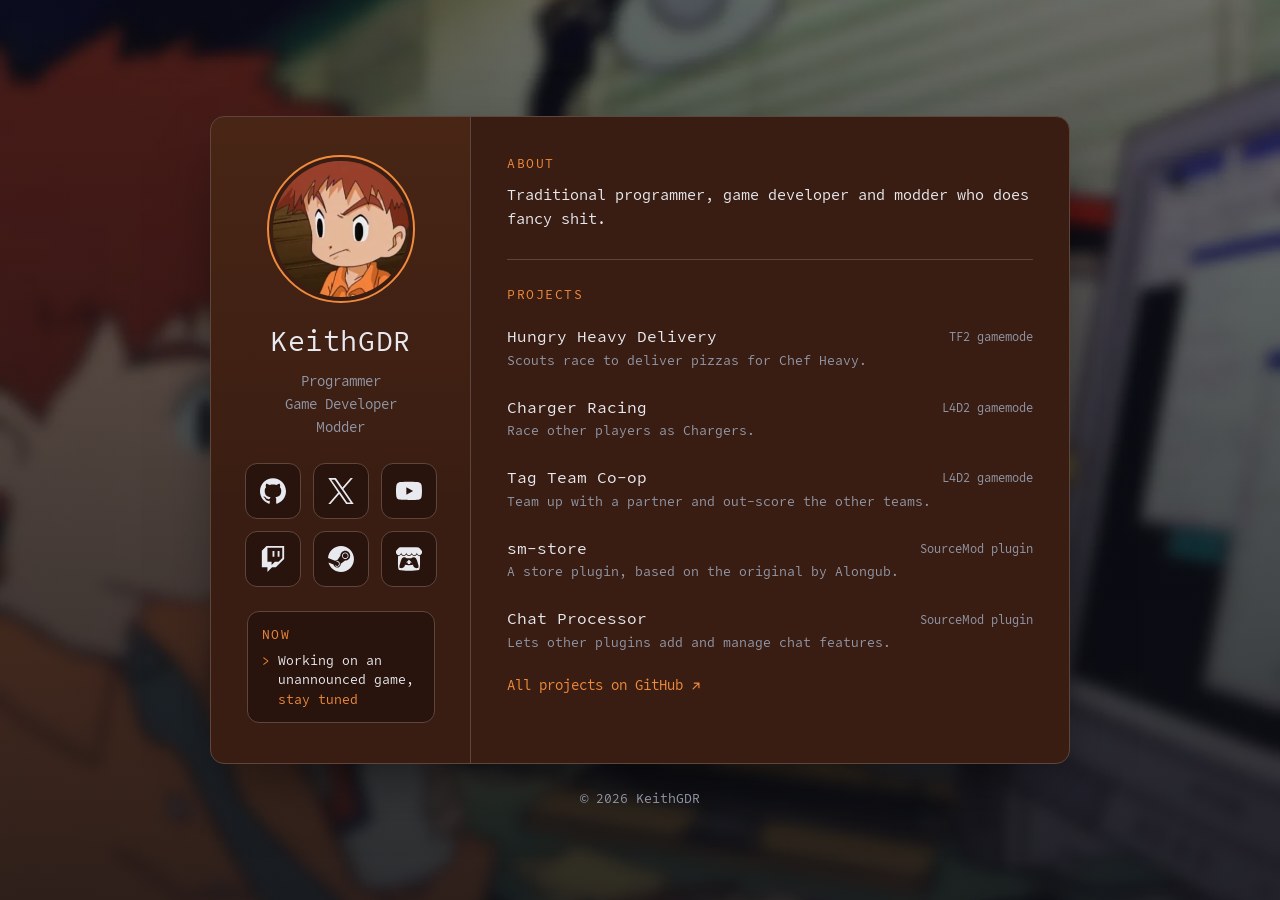
<file: index.html>
<!DOCTYPE html>
<html lang="en">
    <head>
        <meta charset="utf-8">
        <meta name="viewport" content="width=device-width, initial-scale=1">
        <meta name="theme-color" content="#0d0f14">
        <meta name="color-scheme" content="dark">

        <title>KeithGDR</title>
        <meta name="description" content="KeithGDR: programmer, game developer and modder.">
        <link rel="canonical" href="https://keithgdr.dev/">

        <meta property="og:type" content="website">
        <meta property="og:title" content="KeithGDR">
        <meta property="og:description" content="Programmer, game developer and modder.">
        <meta property="og:image" content="https://keithgdr.dev/img/card.jpg">
        <meta property="og:image:width" content="1200">
        <meta property="og:image:height" content="630">
        <meta property="og:url" content="https://keithgdr.dev/">
        <meta name="twitter:card" content="summary_large_image">

        <link rel="icon" href="/favicon.png" type="image/png">
        <link rel="preload" href="/fonts/officecodepro-regular-webfont.woff2" as="font" type="font/woff2" crossorigin>
        <link rel="stylesheet" href="/style.css">
    </head>
    <body>
        <!-- Icon sprite: each <symbol> is referenced below with <use href="#id">. -->
        <svg width="0" height="0" style="position:absolute" aria-hidden="true">
            <symbol id="i-github" viewBox="0 0 24 24"><path d="M12 .297c-6.63 0-12 5.373-12 12 0 5.303 3.438 9.8 8.205 11.385.6.113.82-.258.82-.577 0-.285-.01-1.04-.015-2.04-3.338.724-4.042-1.61-4.042-1.61C4.422 18.07 3.633 17.7 3.633 17.7c-1.087-.744.084-.729.084-.729 1.205.084 1.838 1.236 1.838 1.236 1.07 1.835 2.809 1.305 3.495.998.108-.776.417-1.305.76-1.605-2.665-.3-5.466-1.332-5.466-5.93 0-1.31.465-2.38 1.235-3.22-.135-.303-.54-1.523.105-3.176 0 0 1.005-.322 3.3 1.23.96-.267 1.98-.399 3-.405 1.02.006 2.04.138 3 .405 2.28-1.552 3.285-1.23 3.285-1.23.645 1.653.24 2.873.12 3.176.765.84 1.23 1.91 1.23 3.22 0 4.61-2.805 5.625-5.475 5.92.42.36.81 1.096.81 2.22 0 1.606-.015 2.896-.015 3.286 0 .315.21.69.825.57C20.565 22.092 24 17.592 24 12.297c0-6.627-5.373-12-12-12"/></symbol>
            <symbol id="i-x" viewBox="0 0 24 24"><path d="M14.234 10.162 22.977 0h-2.072l-7.591 8.824L7.251 0H.258l9.168 13.343L.258 24H2.33l8.016-9.318L16.749 24h6.993zm-2.837 3.299-.929-1.329L3.076 1.56h3.182l5.965 8.532.929 1.329 7.754 11.09h-3.182z"/></symbol>
            <symbol id="i-youtube" viewBox="0 0 24 24"><path d="M23.498 6.186a3.016 3.016 0 0 0-2.122-2.136C19.505 3.545 12 3.545 12 3.545s-7.505 0-9.377.505A3.017 3.017 0 0 0 .502 6.186C0 8.07 0 12 0 12s0 3.93.502 5.814a3.016 3.016 0 0 0 2.122 2.136c1.871.505 9.376.505 9.376.505s7.505 0 9.377-.505a3.015 3.015 0 0 0 2.122-2.136C24 15.93 24 12 24 12s0-3.93-.502-5.814zM9.545 15.568V8.432L15.818 12l-6.273 3.568z"/></symbol>
            <symbol id="i-twitch" viewBox="0 0 24 24"><path d="M11.571 4.714h1.715v5.143H11.57zm4.715 0H18v5.143h-1.714zM6 0L1.714 4.286v15.428h5.143V24l4.286-4.286h3.428L22.286 12V0zm14.571 11.143l-3.428 3.428h-3.429l-3 3v-3H6.857V1.714h13.714Z"/></symbol>
            <symbol id="i-steam" viewBox="0 0 24 24"><path d="M11.979 0C5.678 0 .511 4.86.022 11.037l6.432 2.658c.545-.371 1.203-.59 1.912-.59.063 0 .125.004.188.006l2.861-4.142V8.91c0-2.495 2.028-4.524 4.524-4.524 2.494 0 4.524 2.031 4.524 4.527s-2.03 4.525-4.524 4.525h-.105l-4.076 2.911c0 .052.004.105.004.159 0 1.875-1.515 3.396-3.39 3.396-1.635 0-3.016-1.173-3.331-2.727L.436 15.27C1.862 20.307 6.486 24 11.979 24c6.627 0 11.999-5.373 11.999-12S18.605 0 11.979 0zM7.54 18.21l-1.473-.61c.262.543.714.999 1.314 1.25 1.297.539 2.793-.076 3.332-1.375.263-.63.264-1.319.005-1.949s-.75-1.121-1.377-1.383c-.624-.26-1.29-.249-1.878-.03l1.523.63c.956.4 1.409 1.5 1.009 2.455-.397.957-1.497 1.41-2.454 1.012H7.54zm11.415-9.303c0-1.662-1.353-3.015-3.015-3.015-1.665 0-3.015 1.353-3.015 3.015 0 1.665 1.35 3.015 3.015 3.015 1.663 0 3.015-1.35 3.015-3.015zm-5.273-.005c0-1.252 1.013-2.266 2.265-2.266 1.249 0 2.266 1.014 2.266 2.266 0 1.251-1.017 2.265-2.266 2.265-1.253 0-2.265-1.014-2.265-2.265z"/></symbol>
            <symbol id="i-itch" viewBox="0 0 24 24"><path d="M3.13 1.338C2.08 1.96.02 4.328 0 4.95v1.03c0 1.303 1.22 2.45 2.325 2.45 1.33 0 2.436-1.102 2.436-2.41 0 1.308 1.07 2.41 2.4 2.41 1.328 0 2.362-1.102 2.362-2.41 0 1.308 1.137 2.41 2.466 2.41h.024c1.33 0 2.466-1.102 2.466-2.41 0 1.308 1.034 2.41 2.363 2.41 1.33 0 2.4-1.102 2.4-2.41 0 1.308 1.106 2.41 2.435 2.41C22.78 8.43 24 7.282 24 5.98V4.95c-.02-.62-2.082-2.99-3.13-3.612-3.253-.114-5.508-.134-8.87-.133-3.362 0-7.945.053-8.87.133zm6.376 6.477a2.74 2.74 0 0 1-.468.602c-.5.49-1.19.795-1.947.795a2.786 2.786 0 0 1-1.95-.795c-.182-.178-.32-.37-.446-.59-.127.222-.303.412-.486.59a2.788 2.788 0 0 1-1.95.795c-.092 0-.187-.025-.264-.052-.107 1.113-.152 2.176-.168 2.95v.005l-.006 1.167c.02 2.334-.23 7.564 1.03 8.85 1.952.454 5.545.662 9.15.663 3.605 0 7.198-.21 9.15-.664 1.26-1.284 1.01-6.514 1.03-8.848l-.006-1.167v-.004c-.016-.775-.06-1.838-.168-2.95-.077.026-.172.052-.263.052a2.788 2.788 0 0 1-1.95-.795c-.184-.178-.36-.368-.486-.59-.127.22-.265.412-.447.59a2.786 2.786 0 0 1-1.95.794c-.76 0-1.446-.303-1.948-.793a2.74 2.74 0 0 1-.468-.602 2.738 2.738 0 0 1-.463.602 2.787 2.787 0 0 1-1.95.794h-.16a2.787 2.787 0 0 1-1.95-.793 2.738 2.738 0 0 1-.464-.602zm-2.004 2.59v.002c.795.002 1.5 0 2.373.953.687-.072 1.406-.108 2.125-.107.72 0 1.438.035 2.125.107.873-.953 1.578-.95 2.372-.953.376 0 1.876 0 2.92 2.934l1.123 4.028c.832 2.995-.266 3.068-1.636 3.07-2.03-.075-3.156-1.55-3.156-3.025-1.124.184-2.436.276-3.748.277-1.312 0-2.624-.093-3.748-.277 0 1.475-1.125 2.95-3.156 3.026-1.37-.004-2.468-.077-1.636-3.072l1.122-4.027c1.045-2.934 2.545-2.934 2.92-2.934zM12 12.714c-.002.002-2.14 1.964-2.523 2.662l1.4-.056v1.22c0 .056.56.033 1.123.007.562.026 1.124.05 1.124-.008v-1.22l1.4.055C14.138 14.677 12 12.713 12 12.713z"/></symbol>
            <symbol id="i-arrow" viewBox="0 0 24 24"><path d="M7 17 17 7M9 7h8v8" fill="none" stroke="currentColor" stroke-width="2" stroke-linecap="round" stroke-linejoin="round"/></symbol>
        </svg>

        <main class="card split">
            <header class="profile">
                <img class="avatar" src="/img/avatar.webp" alt="KeithGDR's avatar" width="256" height="256" fetchpriority="high">
                <h1>KeithGDR</h1>
                <p class="tagline">Programmer<br>Game Developer<br>Modder</p>

                <!-- Links: copy an <li> to add a new one. The icon id must match a <symbol> above. -->
                <nav aria-label="Links">
                    <ul class="socials">
                        <li><a href="https://github.com/KeithGDR" target="_blank" rel="noopener" aria-label="GitHub" title="GitHub"><svg class="icon"><use href="#i-github"/></svg></a></li>
                        <li><a href="https://x.com/keithgdr_" target="_blank" rel="noopener" aria-label="X" title="X"><svg class="icon"><use href="#i-x"/></svg></a></li>
                        <li><a href="https://youtube.com/@KeithGDR" target="_blank" rel="noopener" aria-label="YouTube" title="YouTube"><svg class="icon"><use href="#i-youtube"/></svg></a></li>
                        <li><a href="https://twitch.tv/keithgdr" target="_blank" rel="noopener" aria-label="Twitch" title="Twitch"><svg class="icon"><use href="#i-twitch"/></svg></a></li>
                        <li><a href="https://steamcommunity.com/id/keithgdr/" target="_blank" rel="noopener" aria-label="Steam" title="Steam"><svg class="icon"><use href="#i-steam"/></svg></a></li>
                        <li><a href="https://keithgdr.itch.io/" target="_blank" rel="noopener" aria-label="itch.io" title="itch.io"><svg class="icon"><use href="#i-itch"/></svg></a></li>
                    </ul>
                </nav>

                <!-- Now: what you're up to at the moment. Edit or add <li> lines. -->
                <section class="now" aria-labelledby="now-heading">
                    <h2 id="now-heading">Now</h2>
                    <ul>
                        <li>Working on an unannounced game, <b>stay tuned</b></li>
                    </ul>
                </section>
            </header>

            <div class="content">
                <!-- About me: edit the text below. Add or remove <p> paragraphs as needed. -->
                <section aria-labelledby="about-heading">
                    <h2 id="about-heading">About</h2>
                    <p>Traditional programmer, game developer and modder who does fancy shit.</p>
                </section>

                <!-- Projects: copy an <li> to add a new one. -->
                <section aria-labelledby="projects-heading">
                    <h2 id="projects-heading">Projects</h2>
                    <ul class="projects">
                        <li><a href="https://github.com/KeithGDR/tf2-hungry-heavy-delivery" target="_blank" rel="noopener"><span class="name">Hungry Heavy Delivery</span><span class="kind">TF2 gamemode</span><span class="desc">Scouts race to deliver pizzas for Chef Heavy.</span></a></li>
                        <li><a href="https://github.com/KeithGDR/l4d2-charger-racing" target="_blank" rel="noopener"><span class="name">Charger Racing</span><span class="kind">L4D2 gamemode</span><span class="desc">Race other players as Chargers.</span></a></li>
                        <li><a href="https://github.com/KeithGDR/l4d2-tag-team-coop" target="_blank" rel="noopener"><span class="name">Tag Team Co-op</span><span class="kind">L4D2 gamemode</span><span class="desc">Team up with a partner and out-score the other teams.</span></a></li>
                        <li><a href="https://github.com/KeithGDR/sm-store" target="_blank" rel="noopener"><span class="name">sm-store</span><span class="kind">SourceMod plugin</span><span class="desc">A store plugin, based on the original by Alongub.</span></a></li>
                        <li><a href="https://github.com/KeithGDR/chat-processor" target="_blank" rel="noopener"><span class="name">Chat Processor</span><span class="kind">SourceMod plugin</span><span class="desc">Lets other plugins add and manage chat features.</span></a></li>
                    </ul>
                    <a class="more" href="https://github.com/KeithGDR?tab=repositories" target="_blank" rel="noopener">All projects on GitHub <svg class="arrow"><use href="#i-arrow"/></svg></a>
                </section>
            </div>
        </main>

        <footer>&copy; <span id="year">2026</span> KeithGDR</footer>

        <script>document.getElementById("year").textContent = new Date().getFullYear();</script>
    </body>
</html>
</file>
<file: style.css>
@font-face {
    font-family: "Office Code Pro";
    src: url("/fonts/officecodepro-regular-webfont.woff2") format("woff2");
    font-weight: 400;
    font-style: normal;
    font-display: swap;
}

:root {
    --bg: #0d0f14;
    --surface: #3a1d12;
    --surface-sunken: #29140d;
    --surface-hover: #52382e;
    --border: #5e463d;
    --text: #e8eaf0;
    --muted: #9298a8;
    --accent: #f08a3c;
    --radius: 14px;
    color-scheme: dark;
}

*, *::before, *::after {
    box-sizing: border-box;
}

html {
    background: var(--bg);
}

body {
    min-height: 100vh;
    min-height: 100svh;
    margin: 0;
    padding: 48px 16px 24px;
    display: flex;
    flex-direction: column;
    align-items: center;
    justify-content: center;
    gap: 24px;
    color: var(--text);
    font-family: "Office Code Pro", ui-monospace, SFMono-Regular, Menlo, Consolas, monospace;
    line-height: 1.6;
    text-align: center;
    -webkit-text-size-adjust: 100%;
}

/* Background: a fixed layer instead of background-attachment: fixed, which iOS Safari ignores. */
body::before {
    content: "";
    position: fixed;
    inset: 0;
    z-index: -1;
    background:
        linear-gradient(rgba(13, 15, 20, 0.55), rgba(13, 15, 20, 0.85)),
        url("/img/background.webp") center / cover no-repeat,
        var(--bg);
}

img {
    display: block;
    max-width: 100%;
    height: auto;
}

a {
    color: var(--accent);
}

.card {
    width: 100%;
    max-width: 440px;
    background: var(--surface);
    border: 1px solid var(--border);
    border-radius: var(--radius);
    overflow: hidden;
    box-shadow: 0 24px 60px -20px rgba(0, 0, 0, 0.6);
}

.banner img {
    width: 100%;
    aspect-ratio: 16 / 7;
    object-fit: cover;
    object-position: 50% 35%;
}

/* Homepage: profile column on the left, content on the right. Stacks on narrow screens. */
.split {
    max-width: 860px;
    display: grid;
    grid-template-columns: 260px 1fr;
}

.profile {
    padding: 40px 28px;
    border-right: 1px solid var(--border);
    background: linear-gradient(180deg, rgba(240, 138, 60, 0.08), transparent 60%);
}

.avatar {
    width: 144px;
    height: 144px;
    margin: 0 auto;
    border-radius: 50%;
    border: 4px solid var(--surface);
    outline: 2px solid var(--accent);
    background: var(--surface);
}

h1 {
    margin: 18px 0 0;
    font-size: 1.75rem;
    font-weight: 400;
    letter-spacing: 0.02em;
}

.tagline {
    margin: 6px 0 0;
    font-size: 0.85rem;
    line-height: 1.7;
    color: var(--muted);
}

.socials {
    list-style: none;
    margin: 24px auto 0;
    padding: 0;
    display: grid;
    grid-template-columns: repeat(3, 56px);
    justify-content: center;
    gap: 12px;
}

.socials a {
    display: grid;
    place-items: center;
    width: 56px;
    height: 56px;
    color: var(--text);
    background: var(--surface-sunken);
    border: 1px solid var(--border);
    border-radius: 12px;
    transition: border-color 0.15s, color 0.15s, transform 0.15s;
}

.socials a:hover,
.socials a:focus-visible {
    color: var(--accent);
    border-color: var(--accent);
    transform: translateY(-2px);
    outline: none;
}

.now {
    max-width: 188px;
    margin: 24px auto 0;
    padding: 12px 14px;
    text-align: left;
    background: var(--surface-sunken);
    border: 1px solid var(--border);
    border-radius: 12px;
}

.now h2 {
    margin-bottom: 6px;
}

.now ul {
    list-style: none;
    margin: 0;
    padding: 0;
    font-size: 0.82rem;
    line-height: 1.5;
}

.now li {
    padding-left: 2ch;
    text-indent: -2ch;
}

.now li + li {
    margin-top: 6px;
}

.now li::before {
    content: "> ";
    color: var(--accent);
}

.content {
    padding: 36px 36px 32px;
    text-align: left;
}

.content section + section {
    margin-top: 28px;
    padding-top: 24px;
    border-top: 1px solid var(--border);
}

h2 {
    margin: 0 0 10px;
    font-size: 0.8rem;
    font-weight: 400;
    letter-spacing: 0.12em;
    text-transform: uppercase;
    color: var(--accent);
}

.content p {
    margin: 0 0 0.6rem;
    font-size: 0.92rem;
}

.content b,
.now b {
    color: var(--accent);
    font-weight: 400;
}

.projects {
    list-style: none;
    margin: 0;
    padding: 0;
    display: grid;
    gap: 4px;
}

.projects a {
    display: grid;
    grid-template-columns: 1fr auto;
    column-gap: 12px;
    padding: 10px 12px;
    margin: 0 -12px;
    color: var(--text);
    text-decoration: none;
    border-radius: 8px;
    transition: background-color 0.15s;
}

.projects a:hover,
.projects a:focus-visible {
    background: var(--surface-hover);
    outline: none;
}

.projects a:hover .name,
.projects a:focus-visible .name {
    color: var(--accent);
}

.projects .name {
    transition: color 0.15s;
}

.projects .kind {
    font-size: 0.75rem;
    color: var(--muted);
    align-self: center;
}

.projects .desc {
    grid-column: 1 / -1;
    font-size: 0.82rem;
    color: var(--muted);
}

.more {
    display: inline-flex;
    align-items: center;
    gap: 6px;
    margin-top: 12px;
    font-size: 0.85rem;
    text-decoration: none;
}

.more:hover {
    text-decoration: underline;
}

.icon,
.arrow {
    flex: none;
    fill: currentColor;
}

.icon {
    width: 26px;
    height: 26px;
}

.arrow {
    width: 14px;
    height: 14px;
}

@media (max-width: 700px) {
    .split {
        grid-template-columns: 1fr;
    }

    .profile {
        padding: 32px 24px 28px;
        border-right: 0;
        border-bottom: 1px solid var(--border);
    }


    .content {
        padding: 28px 24px;
    }
}

footer {
    font-size: 0.8rem;
    color: var(--muted);
}

/* 404 page */
.notfound {
    padding: 32px 24px;
}

.notfound h1 {
    font-size: 3rem;
    color: var(--accent);
}

.notfound p {
    margin: 4px 0 20px;
    color: var(--muted);
}

@media (prefers-reduced-motion: reduce) {
    *, *::before, *::after {
        transition: none !important;
    }
}
</file>
